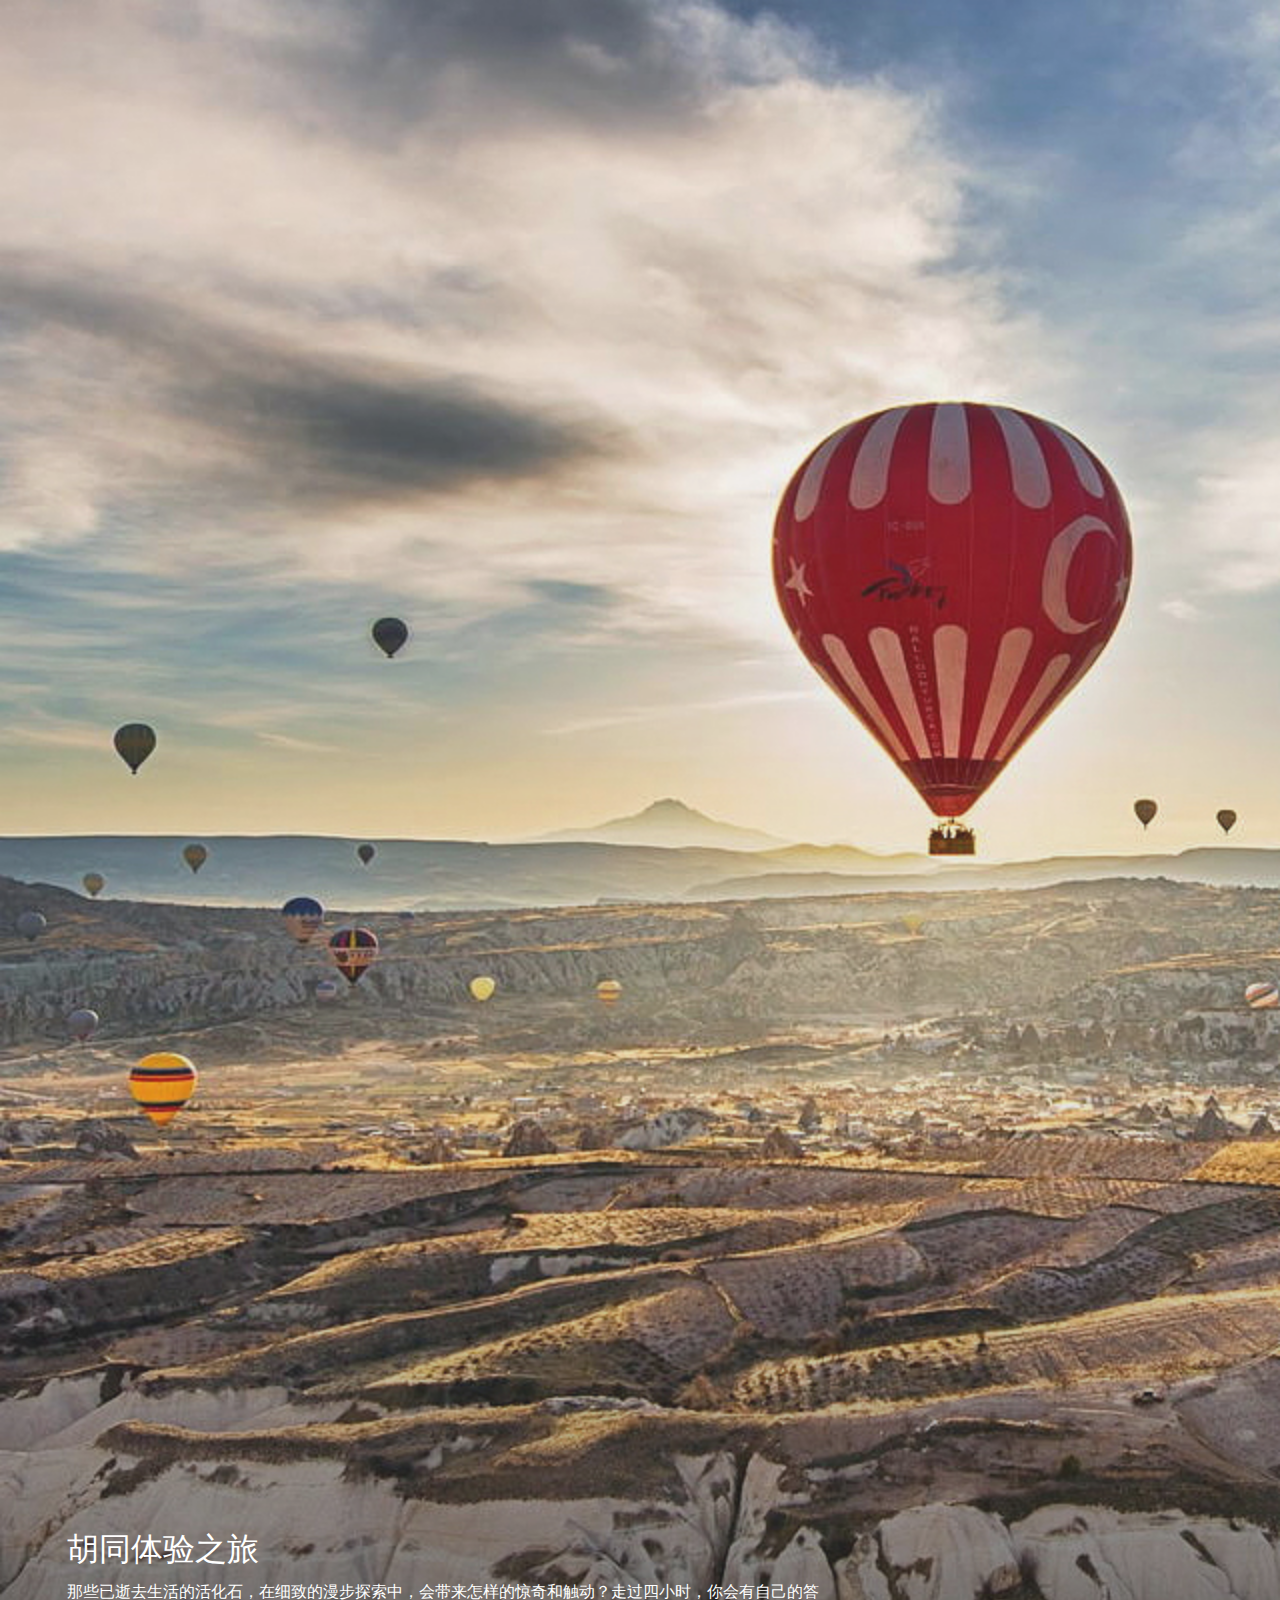
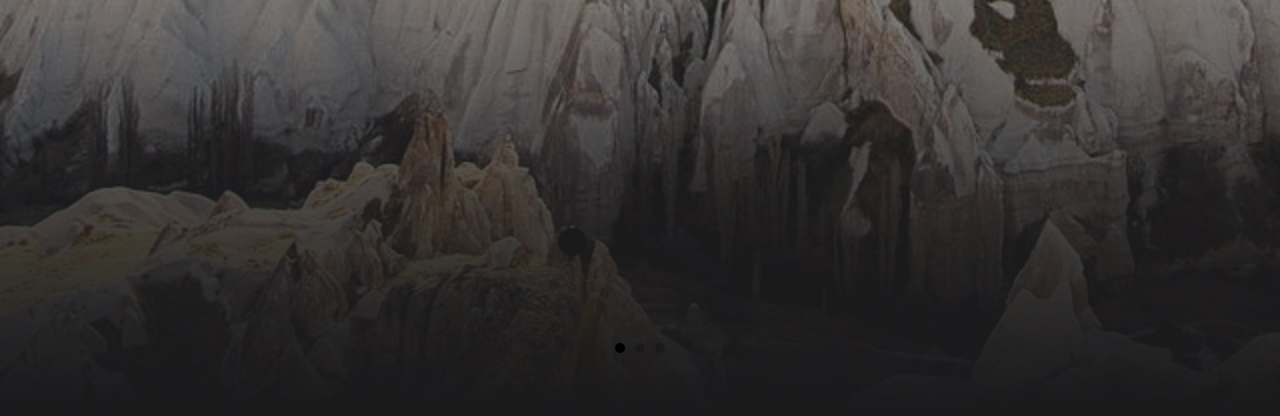
<file: webroot/h5/index.html>
<!DOCTYPE html>
<html lang="en">
<head>
<meta charset="utf-8">
<title>欢迎页</title>
<meta name="viewport" content="user-scalable=no, initial-scale=1, maximum-scale=1, minimum-scale=1, width=device-width" />
<meta name="apple-mobile-web-app-capable" content="yes" />
<link href="css/common.css" rel="stylesheet" type="text/css">
<!--触控样式-->
<link rel="stylesheet" href="css/swiper.min.css">
<script type="text/javascript" src="js/jquery-1.9.0.js"></script>
<script type="text/javascript" src="js/effect.js"></script>
</head>
<body>
<!-- Swiper -->
<div class="swiper-container">
    <div class="swiper-wrapper">
        <div class="swiper-slide">
        	<!--内容1-->
            <div class="nrSecond">
            	<img src="css/img/hyPagePicture01.jpg" alt="">
            	<p><b>胡同体验之旅</b>那些已逝去生活的活化石，在细致的漫步探索中，会带来怎样的惊奇和触动？走过四小时，你会有自己的答</p>
            </div>
            <!--内容1 end-->
        	
        </div>
        <div class="swiper-slide">
        	<!--内容2-->
            <div class="nrThree">
            	<img src="css/img/hyPagePicture02.jpg">
            	<div class="hytSec">
                    <h2 class="hytSecIcoSet">如何制作勋章</h2>
                    <p>从文雅的地方会馆到名噪一时的红灯区，二环以南的老北京外来怎样的惊奇和触动？走过四小时，你会有自己的答案。</p>
                    <h2 class="hytSecIcoNote">看点提示</h2>
                    <p>从文雅的地方会馆到名噪一时的红灯区，二环以南的老北京外来怎样的惊奇和触动？走过四小时，你会有自己的答案。</p>
                    <h2 class="hytSecIcoWrite">线路注意事项</h2>
                    <p>从文雅的地方会馆到名噪一时的红灯区，二环以南的老北京外来怎样的惊奇和触动？走过四小时，你会有自己的答案。</p>
                    <div class="tel">客服电话: 4008-517-517</div>
                </div>
            </div>
            <!--内容2 end-->
        </div>
        <div class="swiper-slide">
        	<!--内容3-->
        	<div class="hytCont"><img src="images/tu1.jpg" alt=""></div>
            <div class="hytText">
                <!--hytFont-->
                <div class="hytFont">
                    <h3>线路亮点</h3>
                    <p>
                    那些已逝去生活的活化石，在细致的漫步探索中，会带来怎样的惊奇和触动？走过四小时，你会有自己的答案。去生活的活化石，在细致的漫步探索中，会带带来快递来怎样的惊奇和触动？
                    </p>
                </div>
                <!--hytFont end-->
                <div class="hytPlay"><img src="images/video.jpg" alt="" class="videoImg"></div>
                <div class="gameStart"><a class="buyIco" title="" href="#">开始游戏</a></div>
            </div>
            <!--内容3 end-->
            
        </div>
    </div>
    <!-- Add Pagination -->
    <div class="swiper-pagination"></div>
</div>
<!-- Swiper end-->
<script src="js/swiper.jquery.min.js"></script>
<!-- Initialize Swiper -->
<script type="text/javascript">
	var swiper = new Swiper('.swiper-container', {
		pagination: '.swiper-pagination',
		paginationClickable: true
	});
</script>
</body>
</html>
</file>
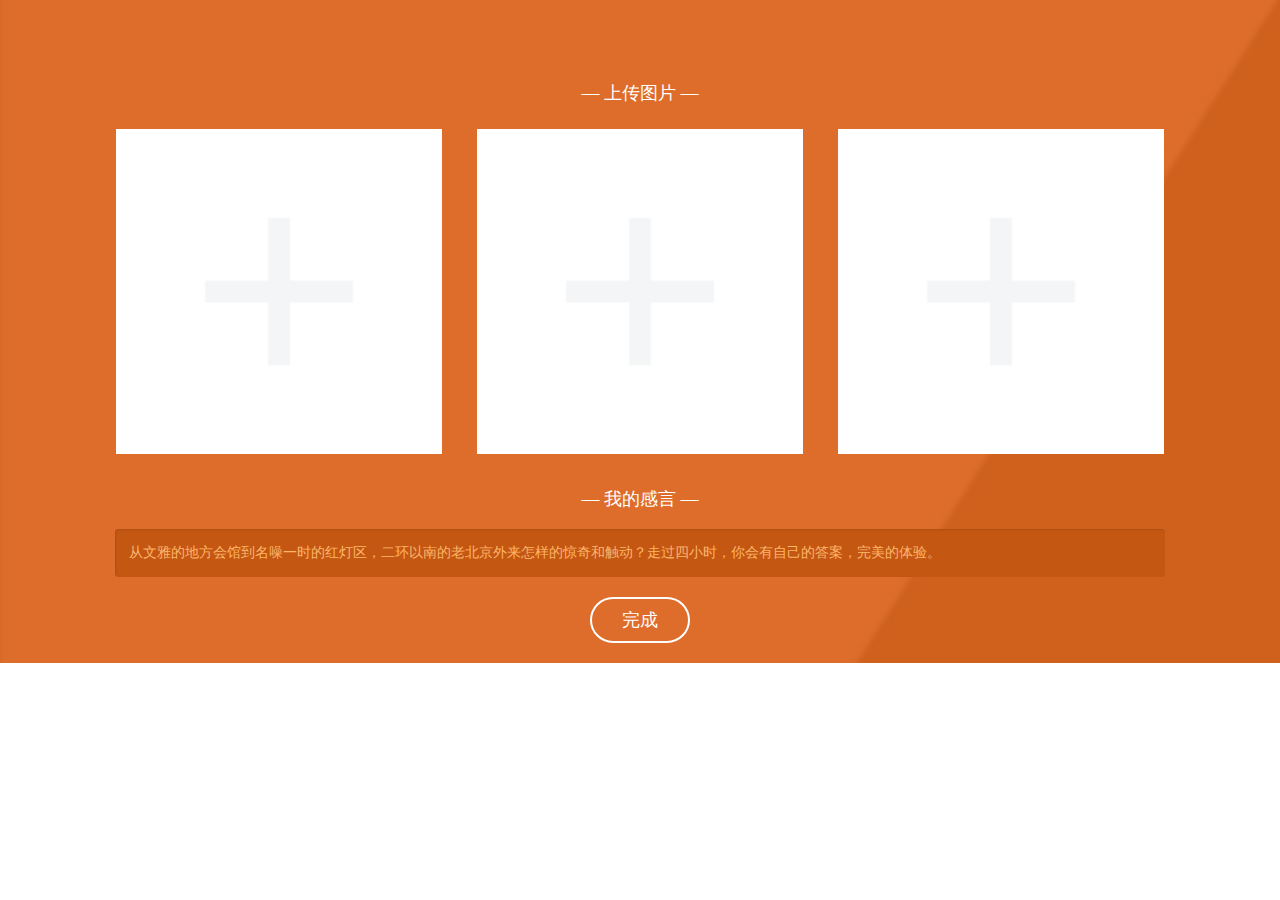
<file: webroot/h5/comment.html>
<!DOCTYPE HTML>
<html>
<head>
<meta http-equiv="Content-Type" content="text/html; charset=utf-8">
<title>达人证书</title>
<meta name="viewport" content="user-scalable=no, initial-scale=1, maximum-scale=1, minimum-scale=1, width=device-width" />
<meta name="apple-mobile-web-app-capable" content="yes" />
<link href="css/common.css" rel="stylesheet" type="text/css">
<script type="text/javascript" src="js/jquery-1.9.0.js"></script>
<script type="text/javascript" src="js/effect.js"></script>
</head>

<body>
<!--wrap-->
<div class="wrap">
	<!--daren-->
    <div class="daren">
        <!--drMain-->
        <div class="drMain">
        	<!--drMainIn-->
        	<div class="drMainIn drMainInMin">
                <h3>— 上传图片 —</h3>
                <div class="drmList">
                    <ul>
                        <li><a href="#" title=""><img src="css/img/addIco.png" alt=""></a></li>
                        <li><a href="#" title=""><img src="css/img/addIco.png" alt=""></a></li>
                        <li><a href="#" title=""><img src="css/img/addIco.png" alt=""></a></li>
                        <li class="clearAll"></li>
                    </ul>
                </div>
                <h3>— 我的感言 —</h3>
                <div class="drmMsgOut">
                    <div class="drmMsgIn">
                        从文雅的地方会馆到名噪一时的红灯区，二环以南的老北京外来怎样的惊奇和触动？走过四小时，你会有自己的答案，完美的体验。
                    </div>
                </div>
                <div class="pubFocus"><a class="focusBtn" title="" href="#">完成</a></div>
            </div>
            <!--drMainIn end-->
        </div>
        <!--drMain end-->
    </div>
    <!--daren end-->
</div>
<!--wrap end-->
</body>
</html>
</file>
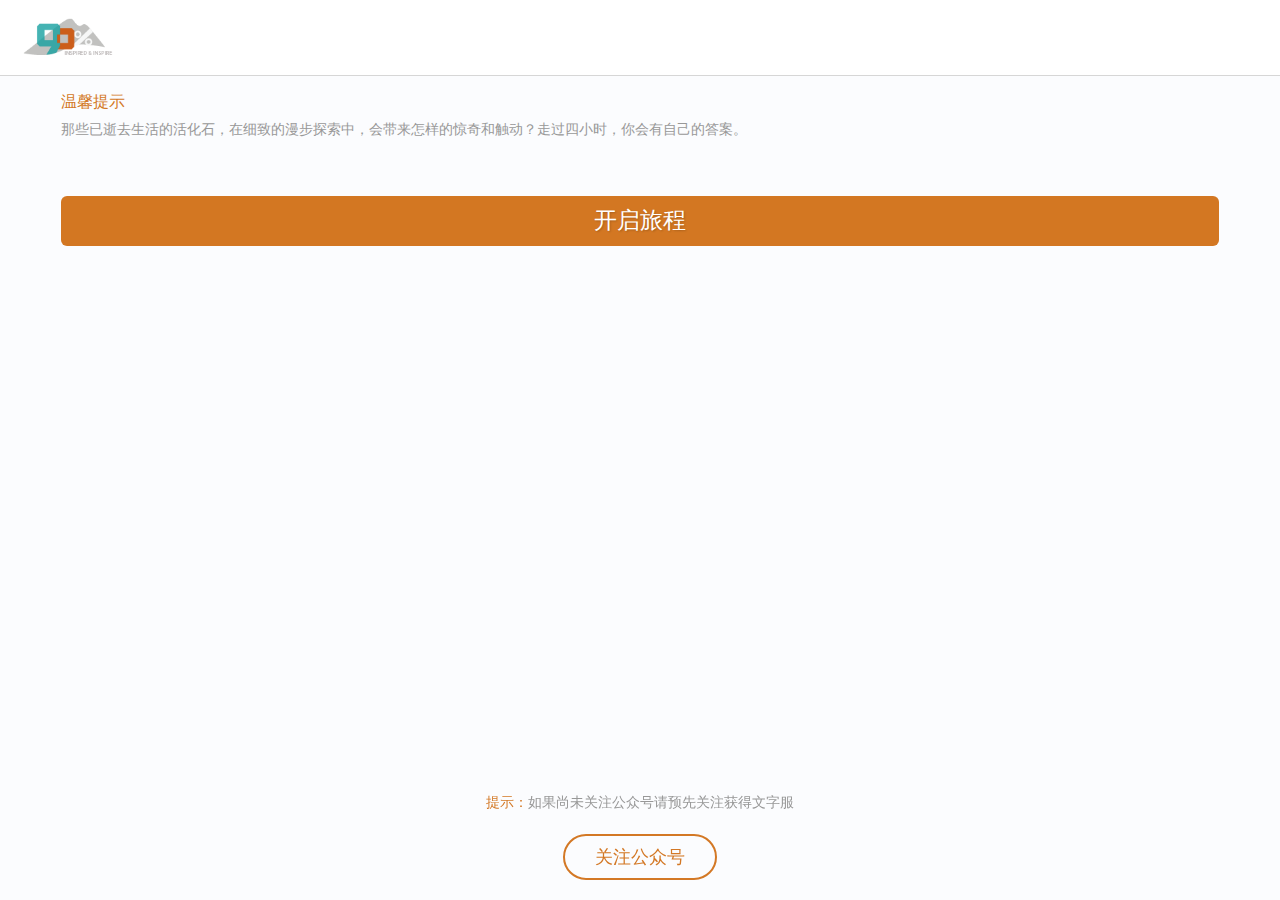
<file: webroot/h5/confirm.html>
<!DOCTYPE HTML>
<html>
<head>
<meta http-equiv="Content-Type" content="text/html; charset=utf-8">
<title>确认提醒页</title>
<meta name="viewport" content="user-scalable=no, initial-scale=1, maximum-scale=1, minimum-scale=1, width=device-width" />
<meta name="apple-mobile-web-app-capable" content="yes" />
<link href="css/common.css" rel="stylesheet" type="text/css">
<script type="text/javascript" src="js/jquery-1.9.0.js"></script>
<script type="text/javascript" src="js/effect.js"></script>
</head>

<body class="confirmBody">
<!--wrap-->
<div class="wrap">
	<!--logo-->
    <div class="logo"><span class="logoIco">90logo</span></div>
    <!--logo end-->
    <!--confirm-->
    <div class="confirm">
    	<dl>
        	<dt class="orange">温馨提示</dt>
            <dd>那些已逝去生活的活化石，在细致的漫步探索中，会带来怎样的惊奇和触动？走过四小时，你会有自己的答案。</dd>
        </dl>
        <div class="confirmStart">
        	<a class="buyIco buyIcoRadius" title="" href="#">开启旅程</a>
        </div>
        <!--gzBox-->
        <div class="gzBox">
        	<p class="alignC"><span class="orange">提示：</span>如果尚未关注公众号请预先关注获得文字服</p>
        	<div class="pubFocus"><a href="#" title="" class="focusBtn">关注公众号</a></div>
        </div>
        <!--gzBox end-->        
    </div>
    <!--confirm end-->
</div>
<!--wrap end-->
</body>
</html>
</file>
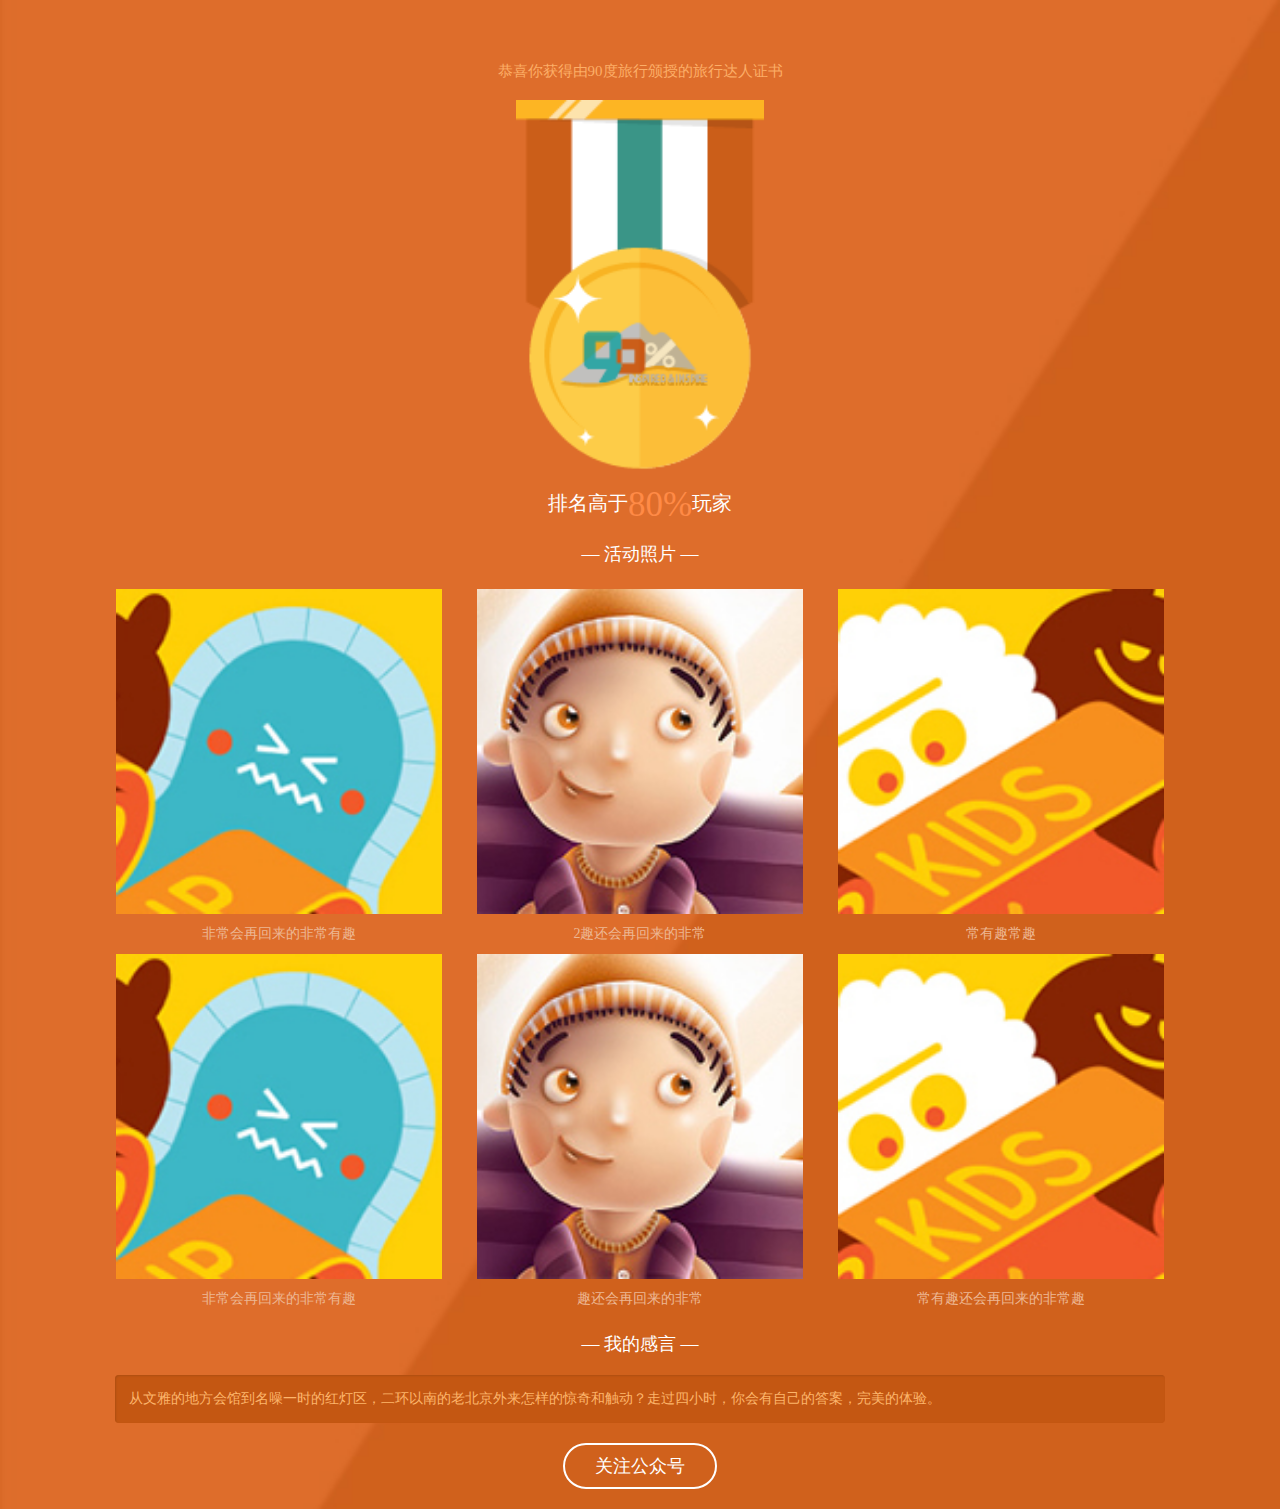
<file: webroot/h5/master.html>
<!DOCTYPE HTML>
<html>
<head>
<meta http-equiv="Content-Type" content="text/html; charset=utf-8">
<title>达人证书</title>
<meta name="viewport" content="user-scalable=no, initial-scale=1, maximum-scale=1, minimum-scale=1, width=device-width" />
<meta name="apple-mobile-web-app-capable" content="yes" />
<link href="css/common.css" rel="stylesheet" type="text/css">
<script type="text/javascript" src="js/jquery-1.9.0.js"></script>
<script type="text/javascript" src="js/effect.js"></script>
</head>

<body>
<!--wrap-->
<div class="wrap">
	<!--daren-->
    <div class="daren">
    	<!--<img src="css/img/darenBg.jpg" alt="" class="drBg">-->
        <!--drMain-->
        <div class="drMain">
        	<!--drMainIn-->
        	<div class="drMainIn">
                <h2>恭喜你获得由90度旅行颁授的旅行达人证书</h2>
                <div class="drmReward"><img src="css/img/darenIco.png" alt="达人"></div>
                <div class="drmPercent">排名高于<b>80%</b>玩家</div>
                <h3>— 活动照片 —</h3>
                <div class="drmList">
                    <ul>
                        <li>
                            <a href="#" title=""><img src="images/darenPic01.jpg" alt=""></a>
                            <span>非常会再回来的非常有趣</span>
                        </li>
                        <li>
                            <a href="#" title=""><img src="images/darenPic02.jpg" alt=""></a>
                            <span>2趣还会再回来的非常</span>
                        </li>
                        <li>
                            <a href="#" title=""><img src="images/darenPic03.jpg" alt=""></a>
                            <span>常有趣常趣</span>
                        </li>
                        <li class="clearAll"></li>
                        <li>
                            <a href="#" title=""><img src="images/darenPic01.jpg" alt=""></a>
                            <span>非常会再回来的非常有趣</span>
                        </li>
                        <li>
                            <a href="#" title=""><img src="images/darenPic02.jpg" alt=""></a>
                            <span>趣还会再回来的非常</span>
                        </li>
                        <li>
                            <a href="#" title=""><img src="images/darenPic03.jpg" alt=""></a>
                            <span>常有趣还会再回来的非常趣</span>
                        </li>
                        <li class="clearAll"></li>
                    </ul>
                </div>
                <h3>— 我的感言 —</h3>
                <div class="drmMsgOut">
                    <div class="drmMsgIn">
                        从文雅的地方会馆到名噪一时的红灯区，二环以南的老北京外来怎样的惊奇和触动？走过四小时，你会有自己的答案，完美的体验。
                    </div>
                </div>
                <div class="pubFocus"><a class="focusBtn" title="" href="#">关注公众号</a></div>
            </div>
            <!--drMainIn end-->
        </div>
        <!--drMain end-->
    </div>
    <!--daren end-->
</div>
<!--wrap end-->
</body>
</html>
</file>
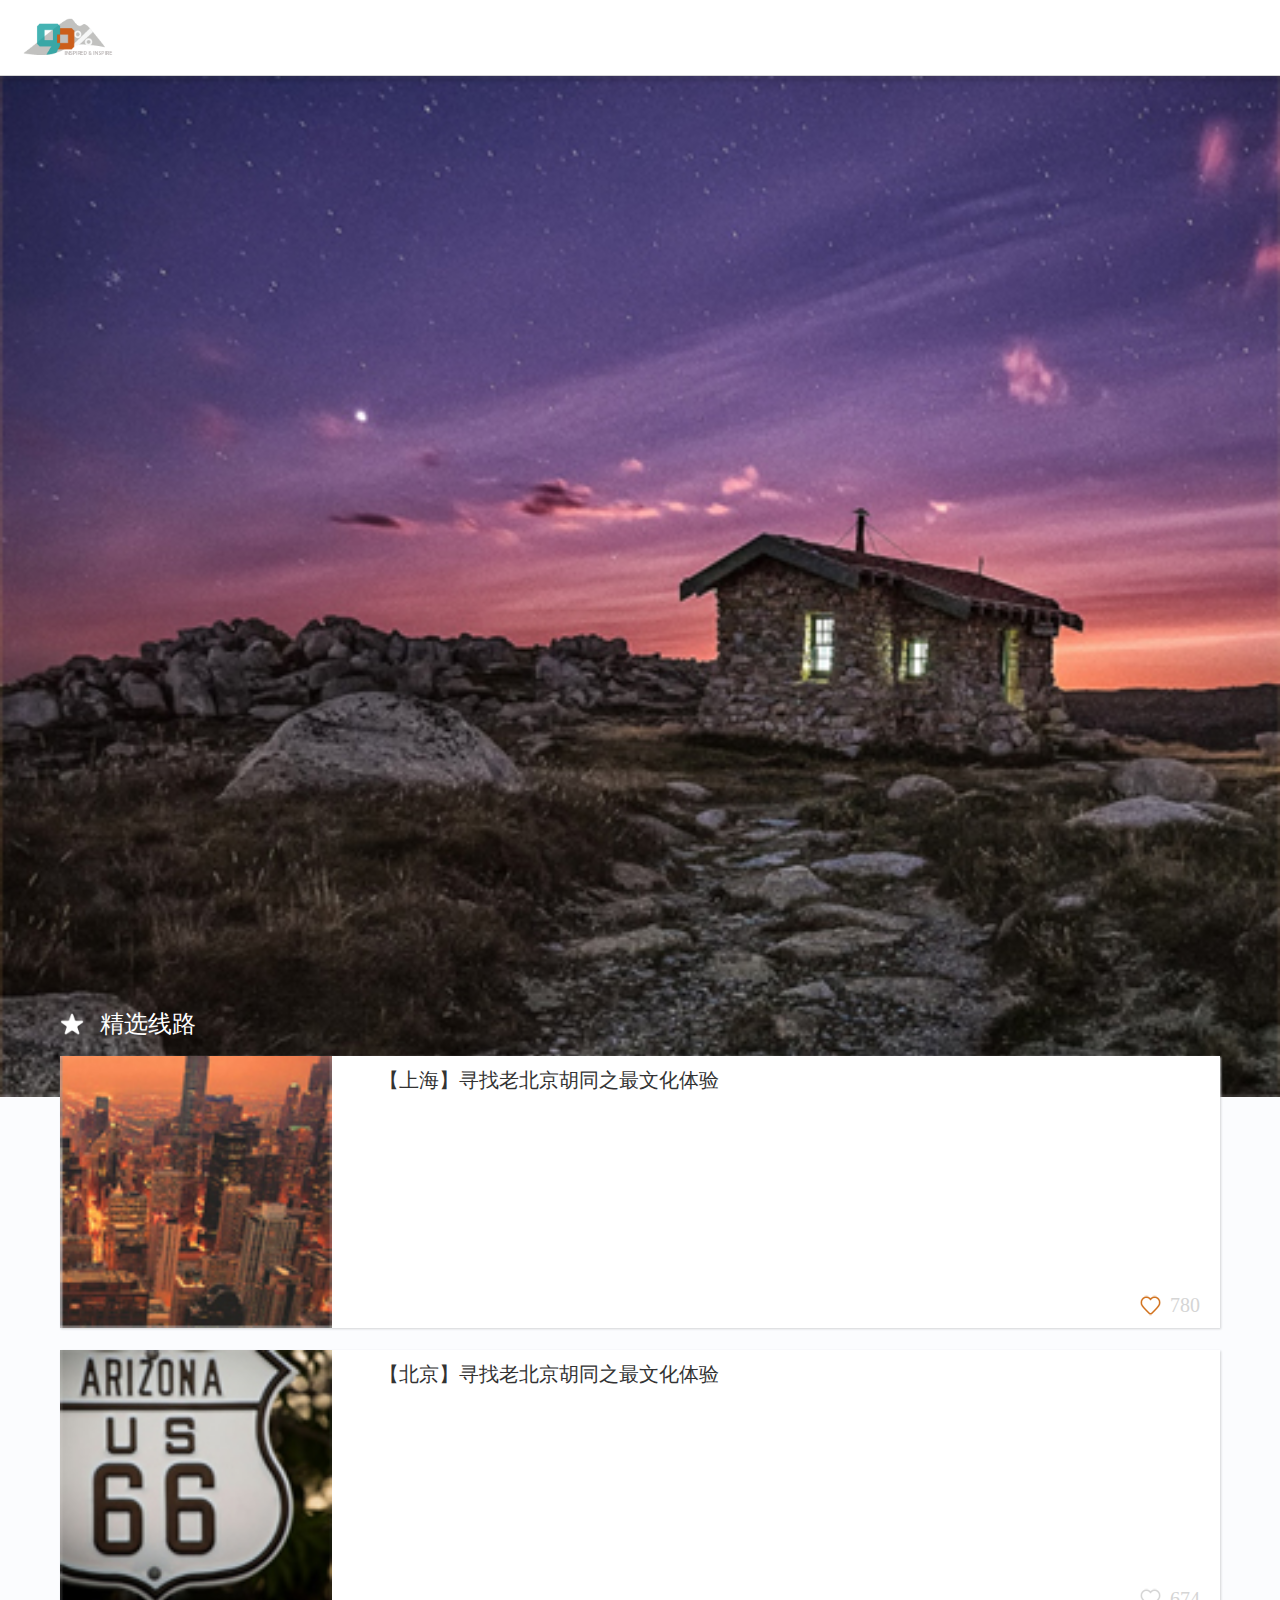
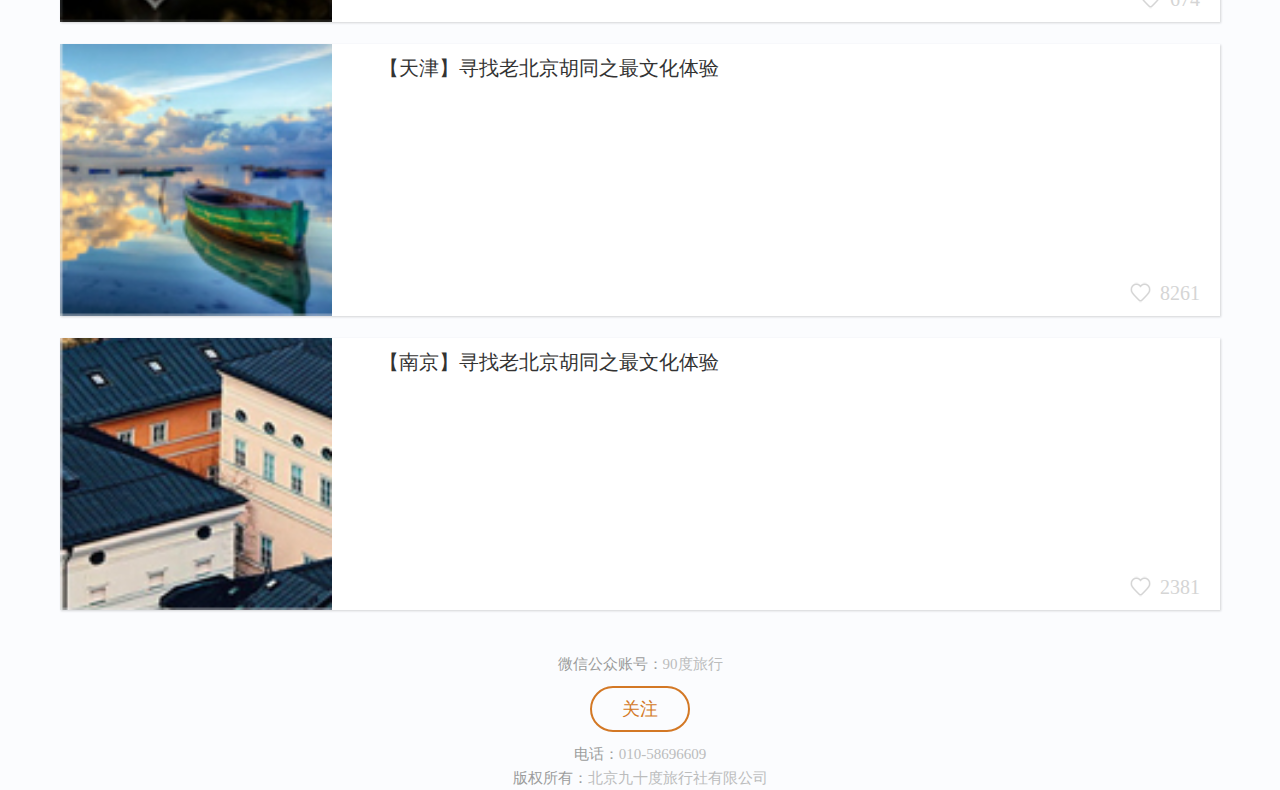
<file: webroot/h5/pathList.html>
<!DOCTYPE HTML>
<html>
<head>
<meta http-equiv="Content-Type" content="text/html; charset=utf-8">
<title>搜索端进入页</title>
<meta name="viewport" content="user-scalable=no, initial-scale=1, maximum-scale=1, minimum-scale=1, width=device-width" />
<meta name="apple-mobile-web-app-capable" content="yes" />
<link href="css/common.css" rel="stylesheet" type="text/css">
<script type="text/javascript" src="js/jquery-1.9.0.js"></script>
<script type="text/javascript" src="js/effect.js"></script>
</head>

<body class="confirmBody">
<!--wrap-->
<div class="wrap">
	<!--logo-->
    <div class="logo"><span class="logoIco">90logo</span></div>
    <!--logo end-->
    <!--searchBox-->
    <div class="searchBox">
    	<!--searchTheme-->
        <div class="searchTheme">        	
        	<img src="images/searchTheme.jpg" alt="">
        </div>
        <!--searchTheme end-->
        <!--searchList-->
        <div class="searchList">
        	<h3><i></i>精选线路</h3>
        	<ul>
            	<li>
                	<div class="slPicture"><img src="images/searchThemePic01.jpg" alt=""></div>
                    <div class="slTitle"><a href="#" title="">【上海】寻找老北京胡同之最文化体验</a></div>
                    <span class="slFocue slFocueSelect">780</span>
                </li>
                <li>
                	<div class="slPicture"><img src="images/searchThemePic02.jpg" alt=""></div>
                    <div class="slTitle"><a href="pathDetail.html" title="">【北京】寻找老北京胡同之最文化体验</a></div>
                    <span class="slFocue">674</span>
                </li>
                <li>
                	<div class="slPicture"><img src="images/searchThemePic03.jpg" alt=""></div>
                    <div class="slTitle"><a href="#" title="">【天津】寻找老北京胡同之最文化体验</a></div>
                    <span class="slFocue">8261</span>
                </li>
                <li>
                	<div class="slPicture"><img src="images/searchThemePic04.jpg" alt=""></div>
                    <div class="slTitle"><a href="#" title="">【南京】寻找老北京胡同之最文化体验</a></div>
                    <span class="slFocue">2381</span>
                </li>
            </ul>
        </div>
        <!--searchList end-->
        <!--gzWrap-->
        <div class="gzWrap">
        	<p><span>微信公众账号：</span>90度旅行</p>
            <div class="pubFocus"><a class="focusBtn" title="" href="#">关注</a></div>
            <p>
            	<span>电话：</span>010-58696609<br>
				<span>版权所有：</span>北京九十度旅行社有限公司
            </p>
        </div>
        <!--gzWrap end-->
    </div>
    <!--searchBox end-->
</div>
<!--wrap end-->
</body>
</html>
</file>
<file: webroot/h5/css/common.css>
@charset "utf-8";
body,button,input,select,textarea{font-size:12px;line-height:1.125;}
sub,sup{line-height:0;}
body,h1,h2,h3,h4,h5,h6,dl,dt,dd,ul,ol,li,th,td,p,blockquote,pre,form,fieldset,legend,input,button,textarea,hr{margin:0;padding:0;}
table{border-collapse:collapse;border-spacing:0;}
li{list-style:none;}
fieldset,img{border:0;}
input,textarea{outline-style:none;}
input[type="text"],input[type="search"],input[type="password"]{-webkit-border-radius:0;-moz-border-radius:0;-o-border-radius:0;border-radius:0;}
textarea{resize:none}
address,caption,cite,code,dfn,em,i,th,var{font-style:normal;font-weight:normal;}
legend{color:#000;}
abbr,acronym{border:0;font-variant:normal;}
a{text-decoration:none;outline:none;color:#333;}
a:hover{text-decoration:none;color:#d37825;}
/*div,ul,ol.li,dl,dt,dd{zoom:1;}
div:after,ul:after,ol:after,dl:after,dt:after,dd:after,li:after{content:".";display:block;clear:both;height:0;visibility:hidden;}*/
/*surface下viewport不生效的解决办法*/
@media screen and (min-width: 767px) and ( device-aspect-ratio:16/9){
  @-ms-viewport {
  width: device-width;
  zoom:1;
  max-zoom:1;
  min-zoom:1;
  }
}
/* surface下IE10 点击链接，背景变色 */
@media screen and (-ms-high-contrast: active), (-ms-high-contrast: none) {
a { background-color:transparent; }
}
img { -ms-interpolation-mode:bicubic; image-rendering:optimizeQuality; }

@media not screen and (orientation:landscape),not screen and (orientation:portrait){
	body,button,input,select,textarea{font-family:'Microsoft Yahei', 'Simsun';}
}

/*遮罩*/
.master{position:absolute;left:0px;right:0px;bottom:0px;top:0px;z-index:200;text-indent:-9999px;height:100%;width:100%;background:rgba(0,0,0,0.5);}

/*lbs欢迎页（功能介绍）*/
.master{position:fixed;z-index:101;left:0px;top:0px;right:0px;bottom:0px;background:rgba(0,0,0,0.5);}
.directInfor{position:relative;z-index:102;}
.directInfor span{position:absolute;background-size:100% 100%;}
.directInfor span.diOne{left:55px;top:85px;width:300px;height:126px;background:url(../images/directInforOne.png) no-repeat;}
.directInfor span.diTwo{left:25px;top:323px;width:254px;height:113px;background:url(../images/directInforTwo.png) no-repeat;}
.directInfor span.diThree{left:305px;top:358px;width:156px;height:219px;background:url(../images/directInforThree.png) no-repeat;}
.directInfor span.diFour{left:33px;top:533px;width:312px;height:122px;background:url(../images/directInforFour.png) no-repeat;}

/*搜索端进入页*/
.searchTheme{overflow:hidden;position:relative;}
.searchTheme img{display:block;width:100%;}
.searchTheme h3{position:absolute;left:4.5%;top:76%;padding-left:30px;height:36px;line-height:36px;font-size:22px;color:#fff;font-weight:normal;background-position:0px -196px;}
.searchList{position:relative;padding:0px 4.68%;margin-top:-85px;}
.searchList h3{margin-bottom:20px;font-size:24px;line-height:1;font-weight:normal;color:#fff;}
.searchList h3 i{display:inline-block;margin-right:1.41%;vertical-align:top;width:24px;height:24px;background:url(img/starIco.png) no-repeat center;background-size:contain;}
.searchList li{overflow:hidden;zoom:1;position:relative;margin-bottom:22px;background:#FFFFFF;
	-webkit-box-shadow:1px 1px 2px rgba(206,208,211,0.9);
	-moz-box-shadow:1px 1px 2px rgba(206,208,211,0.9);
	box-shadow:1px 1px 2px rgba(206,208,211,0.9);
}
.slPicture{display:block;float:left;margin-right:4.06%;width:23.43%;}
.slPicture img{display:block;width:100%;}
.slTitle{padding:10px 20px 0px 0px;overflow:hidden;zoom:1;}
.slTitle a{display:block;font-size:20px;line-height:1.4;}
.slFocue{position:absolute;bottom:10px;right:20px;padding-left:30px;color:#D5D5D5;font-size:20px;height:26px;line-height:26px;background:url(img/mindIco.png) no-repeat left center;background-size:auto;}
.slFocueSelect{background:url(img/mindIcoRed.png) no-repeat left center;}

.gzWrap{padding:20px 0px 0px;text-align:center;font-size:14px;line-height:24px;color:#9A9B9D;}
.gzWrap p{font-size:15px;color:#bcbdbd;}
.gzWrap p span{color:#9c9c9c;}
.gzWrap .pubFocus{padding:10px 0px;}

/*————欢迎页(功能介绍)————*/
.welcomeFn{}
.welcomeFn img{display:block;width:100%;}

/*————进入页————*/
.dataState{position:fixed;left:0px;top:0px;z-index:100;width:100%;height:56px;background:rgba(255,144,0,0.8);}
.dataState ul{height:100%;}
.dataState li{float:left;height:100%;width:25%;border-left:1px solid #FEBC66;border-right:1px solid #E3870C;color:#fff;font-size:16px;text-align:center;
	-webkit-box-sizing:border-box;
	-moz-box-sizing:border-box;
	box-sizing:border-box;
}
.dataState li strong{padding:10px 0px 4px;display:block;font-size:12px;color:#ffe9cd;font-weight:normal;}
.dataState li:first-child{border-left:none;}
.dataState li:last-child{border-right:none;}

.answer{position:relative;}
.answer img{display:block;width:100%;}
.answerCircle{position:absolute;left:7%;top:17.85%;width:14%;height:8.9%;text-indent:-9999px;background:url(img/circleIco.png) no-repeat center;background-size:100% 100%;}
.answerDing{position:absolute;left:84.53%;top:75.80%;width:4.68%;height:7.63%;text-indent:-9999px;background:url(img/answerDing.png) no-repeat center;background-size:100% 100%;}
.answerBtn{cursor:pointer;position:absolute;left:36.56%;top:78.86%;width:26.87%;height:17.06%;text-indent:-9999px;background:url(img/answerIco.png) no-repeat center;background-size:100% 100%;}
.answerIntro{overflow:hidden;position:absolute;left:33.75%;top:25.59%;width:56.87%;height:13.39%;color:#fff;line-height:1.5;background:url(img/answerIntro.png) no-repeat center;background-size:100% 100%;}
.answerIntro strong{font-weight:normal;display:none;padding:2.51% 7% 1%;font-size:22px;}
.answerIntro p{display:none;padding:1% 7% 5px;font-size:18px;}
.answerCode{cursor:pointer;position:absolute;left:30.25%;top:19.14%;width:11.71%;height:7.44%;text-indent:-9999px;background:url(img/jia1.png) no-repeat center;background-size:100% 100%;}

/*————答题页————*/
.subject{position:absolute;left:50%;top:20.23%;width:75%;margin-left:-37.5%;}
.subjectClose{cursor:pointer;position:absolute;right:-2.18%;top:-3%;width:6.25%;height:8.96%;text-indent:-99999px;background:url(img/answerClose.png) no-repeat center;background-size:contain;}
.subjecCode{position:absolute;left:35.93%;top:-15.70%;z-index:10;width:28.12%;height:31.85%;text-indent:-99999px;background:url(img/jia5.png) no-repeat center;background-size:contain;}
.subjectTheme{overflow:hidden;
	-webkit-border-radius:4px 4px 0px 0px;
	-moz-border-radius:4px 4px 0px 0px;
	border-radius:4px 4px 0px 0px;
}
subjectTheme img{display:block;width:100%;}
.subjectMusic{background:#F8F9FB;}
.subjectQa{padding:15px 15px 20px;position:relative;/*height:110px;*/background:#FFFFFF;}
.subjectQa h2{font-weight:normal;font-size:17px;color:#666;line-height:28px;padding:8px 0px 5px;}
.subjectQa h2 b{font-weight:normal;color:#FF8F02;margin-right:13px;}

.subjectSel{position:relative;padding:0px 75px 0px 0px;}
.subjectSel li{cursor:pointer;position:relative;padding:0px 0px 10px 36px;margin:0px;display:inline-block;width:49%;line-height:24px;color:#9D9D9D;font-size:15px; vertical-align:top;
	-webkit-box-sizing:border-box;
	-moz-box-sizing:border-box;
	box-sizing:border-box;
}
.subjectSel li span{position:absolute;left:0px;top:3px;width:20px;height:20px;background:url(img/rightNormalIco.png) no-repeat center;background-size:contain;}
.subjectSel li em{font-style:normal;display:inline-block; vertical-align:middle;}
.subjectSel li:nth-child(2n)::after{content:".";display:block;clear:both;height:0;visibility:hidden;}

.subjectSel li.right span{background:url(img/rightSelectIco.png) no-repeat center;background-size:contain;}
.subjectSel li.erro span{background:url(img/erroSelectIco.png) no-repeat center;background-size:contain;}
.subjectSel li.tip{color:#ff9000;}

.subjectState{position:absolute;right:0px;top:50%;margin-top:-25px;width:46px;height:46px;text-indent:-9999px;background:url(img/directStateIco.png) no-repeat center;background-size:100% 100%;}
.subjectStateRight{background:url(img/directRightIco.png) no-repeat center;background-size:100% 100%;}
.subjectStateErro{background:url(img/directErroIco.png) no-repeat center;background-size:100% 100%;}
.subjectBtn{background:#FEBB62;overflow:hidden;height:46px;line-height:46px;font-size:22px;color:#fff;
	-webkit-border-radius:0px 0px 4px 4px;
	-moz-border-radius:0px 0px 4px 4px;
	border-radius:0px 0px 4px 4px;
}
.subjectBtn a{display:block;height:46px;text-align:center;color:#fff;text-decoration:none;font-size:18px;}
.subjectBtn a:hover{color:#fff;text-decoration:none;}
.subjectBtn a.sbPre{float:left;width:50%;}
.subjectBtn a.sbNext{float:left;width:50%;}

.subjectWrite{padding:10px 23px 20px;}
.swForm{position:relative;background:#F8F8F8;border:1px solid #F4F0F1;}
.swFormFocus{border:1px solid #e0e0e0;}
.swForm span{display:block;}
.swForm span.sfFormInput{width:80%;height:44px;padding:8px 15px;
	-webkit-box-sizing:border-box;
	-moz-box-sizing:border-box;
	box-sizing:border-box;
}
.inputStyle{display:block;width:100%;outline:none;padding:0px;margin:0px;border:none;height:28px;line-height:28px;font-size:15px;color:#9c9c9c;background:#F8F8F8;}
.swForm span.swFormState{float:right;width:44px;height:44px;background:url(img/swFormStateNormal.png) no-repeat center;background-size:100% 100%;}
.swFormStateRight{background:url(img/swFormStateRight.png) no-repeat center!important;background-size:100% 100%;}
.swFormStateErro{background:url(img/swFormStateErro.png) no-repeat center!important;background-size:100% 100%;}
.swTip{position:absolute;left:0px;top:54px;text-align:center;font-size:14px;color:#ff8f02;width:100%;}

/*————确认提醒页————*/
.orange{color:#D37825;}

.logo{position:relative;padding:0px 23px;height:75px;background-color:#fff;border-bottom:1px solid #D6D6D6;}
.logoIco{float:left;margin-top:18px;width:90px;height:40px;text-indent:-99999px;background:url(img/logo.png) no-repeat center top;background-size:contain;}

.confirmBody{background:#FBFCFE;}
.confirm{background:#FBFCFE;color:#989898;padding:15px 4.79%;font-size:14px;line-height:22px;}
.confirm dt{padding-bottom:5px;font-size:16px;}
.confirm dd{font-size:14px;line-height:24px;}
.confirm p.alignC{text-align:center;}
.confirmStart{padding:54px 0px 10px;text-align:center;}

.pubFocus{padding:20px 0px 0px;text-align:center;}
a.focusBtn{display:inline-block;padding:0px 30px;line-height:42px;font-size:18px;border:2px solid #D37825;color:#D37825;text-decoration:none;
	-webkit-border-radius:42px;
	-moz-border-radius:42px;
	border-radius:42px;
}
a.focusBtn:hover{color:#D37825;text-decoration:none;}

.gzBox{position:fixed;left:0px;bottom:20px;width:100%;}

/*————线路详情页————*/
.detailPic{position:relative;overflow:hidden;}
.detailPic .swiper-pagination-bullet-active{background:#fff!important;}
.detailPic .swiper-pagination-bullet{background:#fff!important;}
.detailPic .swiper-pagination{bottom:10px!important;}
.detailPicList ul{}
.detailPicList ul li{display:none;}
.detailPicList ul li.current{display:block;}
.detailPicList img{display:block;width:100%;}
.detailPic h3{position:absolute;left:0px;right:0px;bottom:60px;padding:0px 30px;font-weight:normal;font-size:22px;color:#fff;line-height:30px;}

.detailPicNav{position:absolute;left:0px;bottom:8px;width:100%;text-align:center;}
.detailPicNav a,.detailPicNav a:hover{display:inline-block;margin:0px 3px;width:14px;height:14px;background:rgba(0,0,0,0.4);
	-webkit-border-radius:100%;
	-moz-border-radius:100%;
	border-radius:100%;
}
.detailPicNav a.current,.detailPicNav a.current:hover{background:rgba(0,0,0,0.9);}

.detailPicNavA a,detailPicNavA a:hover{background:rgba(178,178,178,0.4);}
.detailPicNavA a.current,.detailPicNavA a.current:hover{background:rgba(0,0,0,0.9);}

.detailIntro{padding:20px 20px;font-size:18px;line-height:34px;}
h2.detailTitle{padding:0px 20px;margin:10px 0px;font-size:24px;font-weight:normal;}

a.buyIco{display:block;text-align:center;font-size:23px;color:#fff;line-height:50px;text-decoration:none;background:#D37722;text-shadow:1px 1px 2px rgba(0,0,0,0.2);}
a.buyIcoRadius{
	-webkit-border-radius:6px;
	-moz-border-radius:6px;
	border-radius:6px;
}

.detailWay{padding:30px 20px 0px;font-size:15px;color:#9A9A9A;}
.detailWay ul{}
.detailWay li{position:relative;margin-top:-4px;vertical-align:top;line-height:1.5;}
.dwTitle{position:relative;display:block;float:left;width:30.17%;margin-right:13px;text-align:right;color:#9b9b9b;font-size:18px;line-height:1.5;}
.dwMain::after{
	position:absolute;
	z-index:10;
	display:block;
	visibility:visible;
	content:" ";
	left:15px;
	top:15px;
	width:5px;
	height:100%;
	background:#fafafc;
}
.dwMain::before{
	display:block;
    width:10px;
    height:10px;
    background-color: rgba(255,255,255,1);
    border-radius: 100%;
    position: absolute;
	z-index:100;
	left:10px;
	top:7px;
    content: " ";
	background:#e2a977;
	border:2px solid rgba(255,255,255,0.7);
	-webkit-box-shadow:0px 0px 7px rgba(226,169,119,0.9);
	-moz-box-shadow:0px 0px 7px rgba(226,169,119,0.9);
	box-shadow:0px 0px 7px rgba(226,169,119,0.9);
}
.detailWay li:last-child .dwMain::after{display:none;}
.dwCircle{position:absolute;top:-2px;left:21.51%;width:24px;height:24px;background:url(img/detailYuan.png) no-repeat center;}
.dwMain{position:relative;overflow:hidden;zoom:1;padding:0px 0px 15px 45px;font-size:15px;line-height:26px;}

.detailMsg{padding:0px 20px;color:#6c6c6c;}
.detailMsg a,.detailMsg a:hover{color:#DA8D47;}
.detailMsg dl{padding:20px 0px 15px;}
.detailMsg dt{overflow:hidden;float:left;margin-right:15px;border-radius:100%;width:14.06%;}
.detailMsg dt img{display:block;width:100%;}
.detailMsg dd{overflow:hidden;font-size:15px;line-height:24px;}
.detailMsg dd strong{display:block;color:#DA8D47;}

.gsHao{background:#F5F5F5;margin-bottom:50px;padding:15px 0px;font-size:16px;color:#a0a0a0;text-align:center;}
.detailBanner{position:relative;}

.detailDefine{position:fixed;left:0px;bottom:0px;z-index:200;width:100%;}

/*————欢迎页————*/
.hyPage{position:relative;overflow:hidden;}
.hyPage img{display:block;width:100%;}
.hyPageAuto li{position:absolute;left:100%;top:0px;width:100%;height:100%;}

.hyPageAuto li.hyOne{color:#fff;opacity:0.9;}
.hyPageAuto li.hyOne p{position:absolute;bottom:20.38%;padding:0 5.20% 0px;font-size:18px;line-height:32px;}
.hyPageAuto li.hyOne p b{display:block;font-weight:normal;font-size:40px;line-height:40px;padding:0px 0px 10px;}

.hyPageAuto li.hyTwo{background:rgba(0,0,0,0.8);color:#b4b4b4;font-size:13px;line-height:1.8;}
.hytSec{padding:5.95% 10%}
.hytSec p{padding-bottom:30px;font-size:15px;line-height:24px;color:#c3c3c3;}
.hytSec h2{margin:0px 0px 5px;padding-left:12%;font-weight:normal;font-size:20px;color:#CD5E19;}
.hytSec h2.hytSecIcoSet{background:url(img/hyPageIcoSet.png) no-repeat left center;background-size:auto 100%;}
.hytSec h2.hytSecIcoNote{background:url(img/hyPageIcoNote.png) no-repeat left center;background-size:auto 100%;}
.hytSec h2.hytSecIcoWrite{background:url(img/hyPageIcoWrite.png) no-repeat left center;background-size:auto 100%;}

.tel{text-align:right;color:#CD5E19;font-size:14px;}

.hyPageAuto li.hyThree{background:#fff;}
.hyPageAuto .detailPicNav{bottom:2%;}
.gameStart{padding:0px 16.66%}
.hytFont{padding:20px 20px 10px;color:#bcbcbc;font-size:13px;line-height:22px;}
.hytFont h3{font-weight:normal;font-size:24px;color:#cb5e19;margin-bottom:10px;padding-left:25px;background:url(img/dingIco.png) no-repeat left center;background-size:auto 100%;}
.hytPlay{padding:5px 0px 20px;}
.videoImg{display:block;width:100%;}

.hytCont{}
.hytCont img{display:block;width:100%;}

.nrSecond{}
.nrSecond img{display:block;width:100%;}
.nrSecond{color:#fff;opacity:0.9;}
.nrSecond p{position:absolute;bottom:20.38%;padding:0 5.20% 0px;font-size:16px;line-height:26px;}
.nrSecond p b{display:block;font-weight:normal;font-size:32px;line-height:40px;padding:0px 0px 10px;}

.nrThree{position:relative;}
.nrThree .hytSec{position:absolute;left:0px;top:0px;}
.nrThree img{display:block;width:100%;}

/*达人证书*/
.daren{/*overflow:hidden;zoom:1;*/position:relative;background:url(img/darenBg.jpg) no-repeat;background-size:cover;}
.daren .drBg{display:block;width:100%;height:100%;}
.drMain{/*position:absolute;left:0px;top:0px;width:100%;*/}
.drMainIn{padding:4.96% 9% 20px;}
.drMainInMin{min-height:500px;}
.drMainIn h2{margin-bottom:20px;text-align:center;font-weight:normal;font-size:15px;color:#fcae67;}
.drMainIn h3{margin:20px 0px;text-align:center;font-weight:normal;font-size:18px;color:#fff;}
.drmReward{width:23.54%;margin:0px auto;}
.drmReward img{width:100%;}
.drmList{overflow:hidden;position:relative;}
.drmList ul{position:relative;margin-left:-3.3%;}
.drmList ul li{float:left;width:30%;margin-left:3.3%;padding:5px 0px 0px;}
.drmList ul li a{display:block;margin-bottom:10px;}
.drmList ul li img{display:block;width:100%;}
.drmList ul li span{display:block;text-align:center;font-size:14px;color:#EDB793;line-height:20px;}
.drmList ul li.clearAll{width:100%;clear:both;}

.drmMsgOut{background:#C45712;color:#FDB56B;font-size:14px;line-height:2;
	-webkit-border-radius:4px;
	-moz-border-radius:4px;
	border-radius:4px;
	box-shadow:1px 1px 2px #ae4e11 inset;
}
.drmMsgIn{padding:14px;line-height:20px;}
.drMainIn .pubFocus a.focusBtn{border-color:#fff;color:#fff;}
.drmPercent{padding:10px 0px 0px;text-align:center;font-weight:normal;font-size:20px;color:#fff;line-height:36px;}
.drmPercent b{font-weight:normal;font-size:35px;color:#ff8a46; vertical-align:middle;}

/*引导页*/
.answerTip{position:absolute;left:0px;top:0px;z-index:110;width:100%;font-size:20px;color:#ff9000;line-height:30px;text-align:center;}
.answerTip span{display:none;}
.answerTipOne{width:62.81%;height:42.28%;left:18.86%;top:56px;background:url(img/answerTipOne.png) no-repeat;background-size:contain;}
.answerTipTwo{width:52.03%;height:44.14%;left:5.09%;top:42.46%;background:url(img/answerTipTwo.png) no-repeat;background-size:contain;}
.answerTipThree{width:31.87%;height:28.76%;left:65.28%;top:48.22%;background:url(img/answerTipThree.png) no-repeat;background-size:contain;}
.answerTipFour{width:65.31%;height:16.46%;left:8.56%;top:70.05%;background:url(img/answerTipFour.png) no-repeat;background-size:contain;}
</file>
